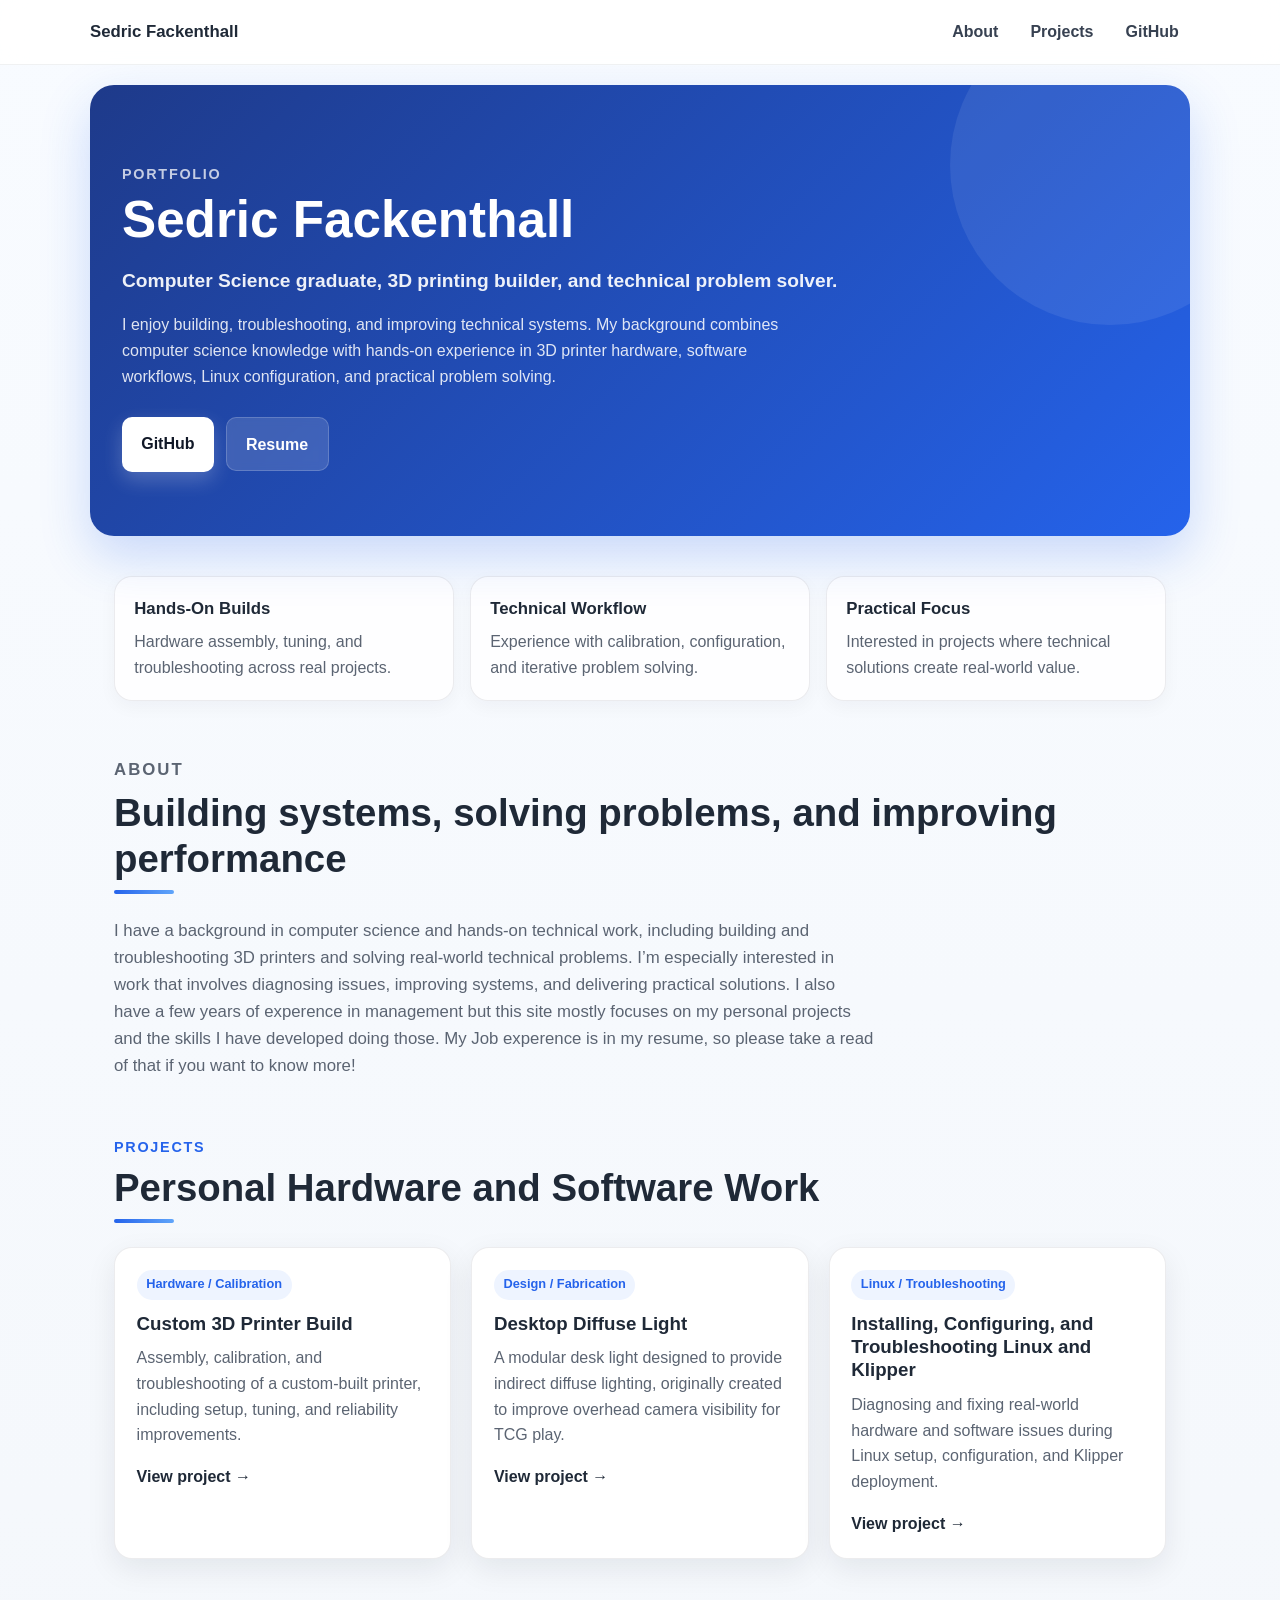
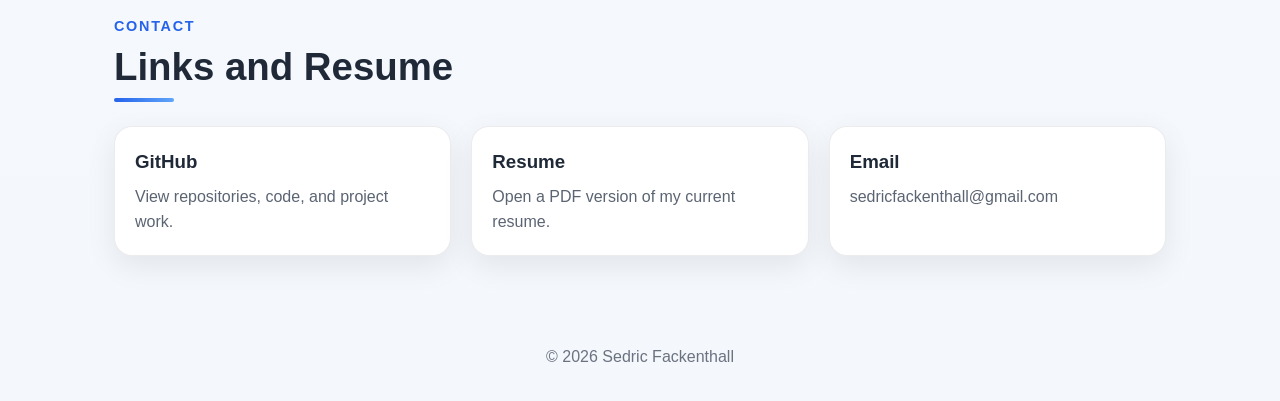
<file: index.html>
<!DOCTYPE html>
<html lang="en">
<head>
  <meta charset="UTF-8" />
  <meta name="viewport" content="width=device-width, initial-scale=1.0" />
  <title>Sedric Fackenthall | Portfolio</title>
  <link rel="stylesheet" href="style.css" />
</head>
<body>
  <nav class="site-nav">
    <div class="nav-inner">
      <a class="brand" href="#">Sedric Fackenthall</a>
      <div class="nav-links">
        <a href="#about">About</a>
        <a href="#projects">Projects</a>
        <a href="https://github.com/SedricF-PE" target="_blank" rel="noopener noreferrer">GitHub</a>
      </div>
    </div>
  </nav>

  <header class="hero">
    <div class="hero-text">
      <p class="eyebrow">Portfolio</p>
      <h1>Sedric Fackenthall</h1>
      <p class="subtitle">
        Computer Science graduate, 3D printing builder, and technical problem solver.
      </p>
      <p class="intro">
        I enjoy building, troubleshooting, and improving technical systems. My background
        combines computer science knowledge with hands-on experience in 3D printer hardware,
        software workflows, Linux configuration, and practical problem solving.
      </p>

      <div class="hero-buttons">
        <a class="button primary" href="https://github.com/SedricF-PE" target="_blank" rel="noopener noreferrer">GitHub</a>
        <a class="button secondary" href="resume.pdf" target="_blank" rel="noopener noreferrer">Resume</a>
      </div>
    </div>
  </header>

  <main>
    <section class="stats">
      <div class="stat-card">
        <h3>Hands-On Builds</h3>
        <p>Hardware assembly, tuning, and troubleshooting across real projects.</p>
      </div>
      <div class="stat-card">
        <h3>Technical Workflow</h3>
        <p>Experience with calibration, configuration, and iterative problem solving.</p>
      </div>
      <div class="stat-card">
        <h3>Practical Focus</h3>
        <p>Interested in projects where technical solutions create real-world value.</p>
      </div>
    </section>

    <section class="about" id="about">
      <div class="section-heading">
        <p class="section-label">About</p>
        <h2>Building systems, solving problems, and improving performance</h2>
      </div>
      <p>
        I have a background in computer science and hands-on technical work, including building
        and troubleshooting 3D printers and solving real-world technical problems. I’m especially
        interested in work that involves diagnosing issues, improving systems, and delivering
        practical solutions. I also have a few years of experence in management but this site 
		mostly focuses on my personal projects and the skills I have developed doing those. 
		My Job experence is in my resume, so please take a read of that if you want to know more!
      </p>
    </section>

    <section id="projects">
      <div class="section-heading">
        <p class="section-label">Projects</p>
        <h2>Personal Hardware and Software Work</h2>
      </div>

      <div class="project-grid">
        <a class="card-link" href="projects/custom-3d-printer.html">
          <article class="card">
            <span class="card-tag">Hardware / Calibration</span>
            <h3>Custom 3D Printer Build</h3>
            <p>
              Assembly, calibration, and troubleshooting of a custom-built printer,
              including setup, tuning, and reliability improvements.
            </p>
            <span class="card-cta">View project →</span>
          </article>
        </a>

        <a class="card-link" href="projects/desk-mtg-light.html">
          <article class="card">
            <span class="card-tag">Design / Fabrication</span>
            <h3>Desktop Diffuse Light</h3>
            <p>
              A modular desk light designed to provide indirect diffuse lighting,
              originally created to improve overhead camera visibility for TCG play.
            </p>
            <span class="card-cta">View project →</span>
          </article>
        </a>

        <a class="card-link" href="projects/klipper-install.html">
          <article class="card">
            <span class="card-tag">Linux / Troubleshooting</span>
            <h3>Installing, Configuring, and Troubleshooting Linux and Klipper</h3>
            <p>
              Diagnosing and fixing real-world hardware and software issues during
              Linux setup, configuration, and Klipper deployment.
            </p>
            <span class="card-cta">View project →</span>
          </article>
        </a>
      </div>
    </section>

    <section class="contact">
      <div class="section-heading">
        <p class="section-label">Contact</p>
        <h2>Links and Resume</h2>
      </div>
      <div class="contact-grid">
        <a class="contact-card" href="https://github.com/SedricF-PE" target="_blank" rel="noopener noreferrer">
          <h3>GitHub</h3>
          <p>View repositories, code, and project work.</p>
        </a>
        <a class="contact-card" href="resume.pdf" target="_blank" rel="noopener noreferrer">
          <h3>Resume</h3>
          <p>Open a PDF version of my current resume.</p>
        </a>
        <a class="contact-card" href="mailto:sedricfackenthall@gmail.com">
          <h3>Email</h3>
          <p>sedricfackenthall@gmail.com</p>
        </a>
      </div>
    </section>
  </main>

  <footer class="site-footer">
    <p>© 2026 Sedric Fackenthall</p>
  </footer>
</body>
</html>
</file>
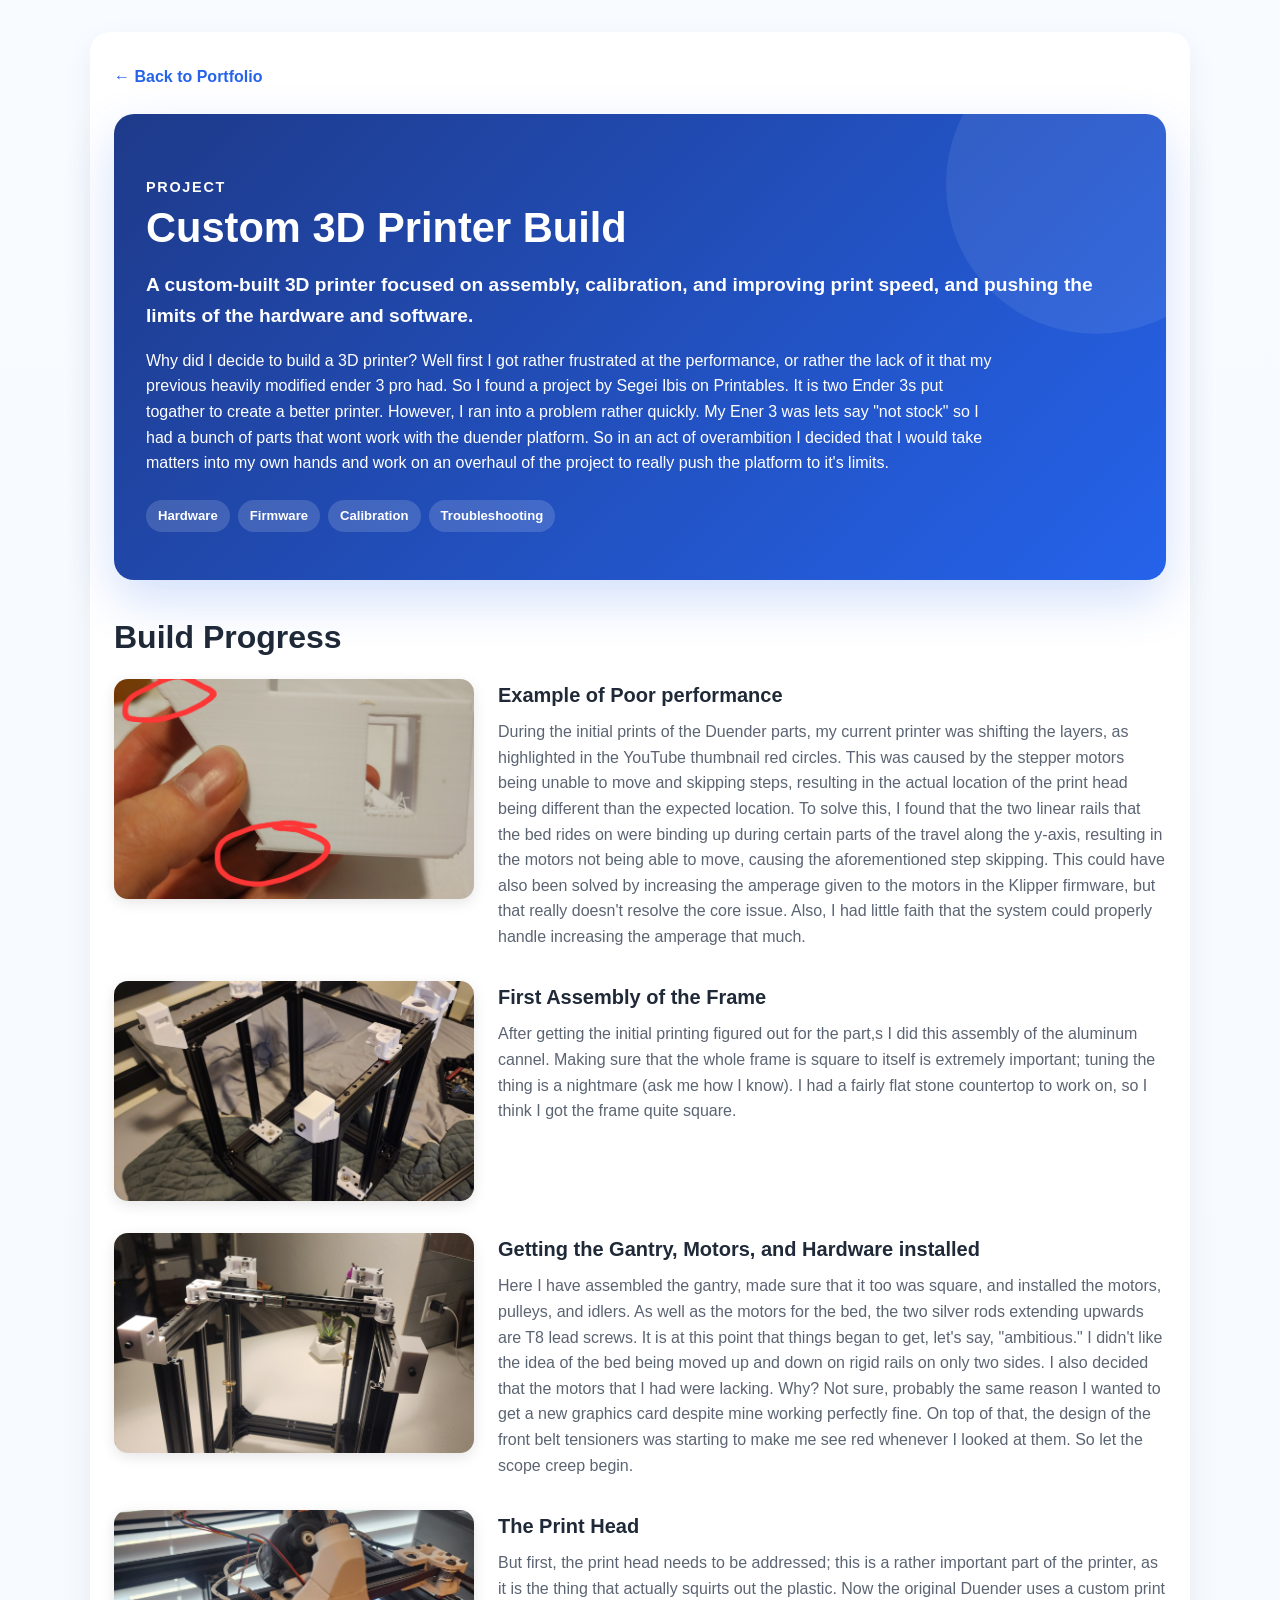
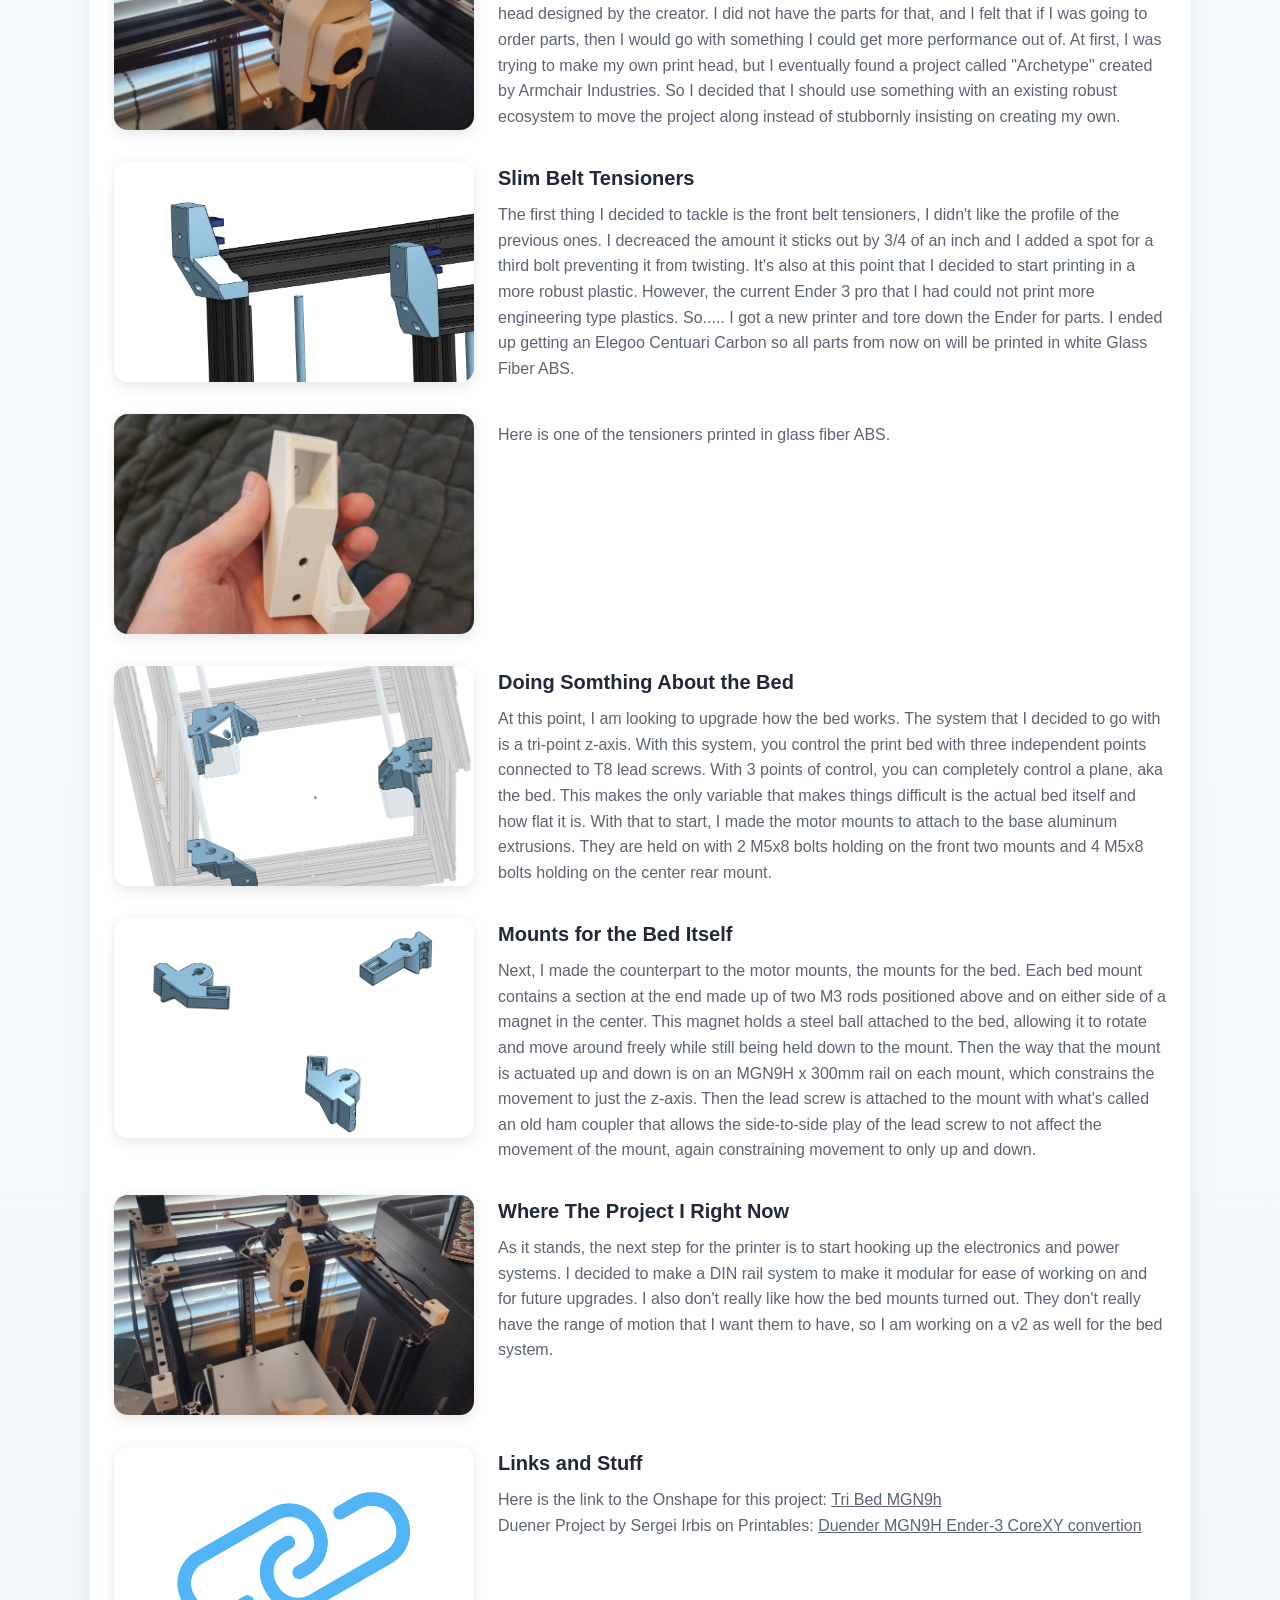
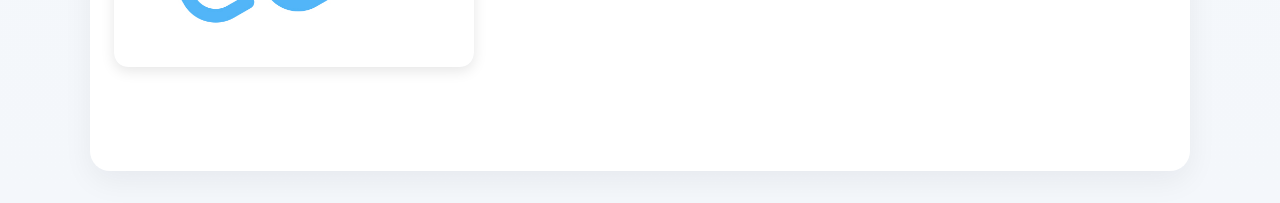
<file: projects/custom-3d-printer.html>
<!DOCTYPE html>
<html lang="en">

<head>
  <meta charset="UTF-8" />
  <meta name="viewport" content="width=device-width, initial-scale=1.0" />
  <title>Custom 3D Printer Build | Sedric Fackenthall</title>
  <link rel="stylesheet" href="../style.css" />
</head>

<body>
  <main class="project-page">
    <a class="back-link" href="../index.html">← Back to Portfolio</a>


	<section class="project-hero">
		<div class="project-hero-content">
		
			<p class="eyebrow">Project</p>
			<h1>Custom 3D Printer Build</h1>

			<p class="project-subtitle">
				A custom-built 3D printer focused on assembly, calibration, and improving
				print speed, and pushing the limits of the hardware and software.
			</p>

			<p class="project-summary">
				Why did I decide to build a 3D printer? Well first I got rather frustrated at the performance, or rather
				the lack of it that my previous heavily modified ender 3 pro had. So I found a project by Segei Ibis on Printables.
				It is two Ender 3s put togather to create a better printer. However, I ran into a problem rather quickly. My Ener 3 was
				lets say "not stock" so I had a bunch of parts that wont work with the duender platform. So in an act of overambition
				I decided that I would take matters into my own hands and work on an overhaul of the project to really push the 
				platform to it's limits.
			</p>
		</div>
		
		<div class="project-meta">
			<span>Hardware</span>
			<span>Firmware</span>
			<span>Calibration</span>
			<span>Troubleshooting</span>
		</div>
	</section>

    <section>
	<h2>Build Progress</h2>

		<div class="timeline">
			
			<div class="timeline-item">
				<img src="../assets/3D-0-Print-problems.jpg" alt="Step 1" />
				<div class="timeline-text">
					<h3>Example of Poor performance</h3>
					<p>
					During the initial prints of the Duender parts, my current printer was shifting the layers, as highlighted 
					in the YouTube thumbnail red circles. This was caused by the stepper motors being unable to move and skipping 
					steps, resulting in the actual location of the print head being different than the expected location. To solve 
					this, I found that the two linear rails that the bed rides on were binding up during certain parts of the travel 
					along the y-axis, resulting in the motors not being able to move, causing the aforementioned step skipping. This 
					could have also been solved by increasing the amperage given to the motors in the Klipper firmware, but that 
					really doesn't resolve the core issue. Also, I had little faith that the system could properly handle increasing 
					the amperage that much.
					</p>
				</div>
			</div>

			<div class="timeline-item">
				<img src="../assets/3D-1-No-gantry.jpg" alt="Step 2" />
				<div class="timeline-text">
					<h3>First Assembly of the Frame</h3>
					<p>
					After getting the initial printing figured out for the part,s I did this assembly of the aluminum cannel. Making 
					sure that the whole frame is square to itself is extremely important; tuning the thing is a nightmare (ask me how I know). 
					I had a fairly flat stone countertop to work on, so I think I got the frame quite square.
					</p>
				</div>
			</div>

			<div class="timeline-item">
				<img src="../assets/3D-2-With-gantry.jpg" alt="Step 3" />
				<div class="timeline-text">
					<h3>Getting the Gantry, Motors, and Hardware installed</h3>
					<p>
					Here I have assembled the gantry, made sure that it too was square, and installed the motors, pulleys, and idlers. 
					As well as the motors for the bed, the two silver rods extending upwards are T8 lead screws. It is at this point 
					that things began to get, let's say, "ambitious." I didn't like the idea of the bed being moved up and down on rigid 
					rails on only two sides. I also decided that the motors that I had were lacking. Why? Not sure, probably the same 
					reason I wanted to get a new graphics card despite mine working perfectly fine. On top of that, the design of the 
					front belt tensioners was starting to make me see red whenever I looked at them. So let the scope creep begin.
					</p>
				</div>
			</div>

			<div class="timeline-item">
				<img src="../assets/3D-3-Print-Head.jpg" alt="Step 4" />
				<div class="timeline-text">
					<h3>The Print Head</h3>
					<p>
					But first, the print head needs to be addressed; this is a rather important part of the printer, as it is the thing 
					that actually squirts out the plastic. Now the original Duender uses a custom print head designed by the creator. I 
					did not have the parts for that, and I felt that if I was going to order parts, then I would go with something I could 
					get more performance out of. At first, I was trying to make my own print head, but I eventually found a project called 
					"Archetype" created by Armchair Industries. So I decided that I should use something with an existing robust ecosystem 
					to move the project along instead of stubbornly insisting on creating my own.
					</p>
				</div>
			</div>

			<div class="timeline-item">
				<img src="../assets/3D-4-Tension.png" alt="Step 5" />
				<div class="timeline-text">
					<h3>Slim Belt Tensioners</h3>
					<p>
					The first thing I decided to tackle is the front belt tensioners, I didn't like the profile of the previous ones. 
					I decreaced the amount it sticks out by 3/4 of an inch and I added a spot for a third bolt preventing it from 
					twisting. It's also at this point that I decided to start printing in a more robust plastic. However, the current 
					Ender 3 pro that I had could not print more engineering type plastics. So..... I got a new printer and tore down the 
					Ender for parts. I ended up getting an Elegoo Centuari Carbon so all parts from now on will be printed in white 
					Glass Fiber ABS.
					</p>
				</div>
			</div>

			<div class="timeline-item">
				<img src="../assets/3D-4-Printed-tensioner.jpg" alt="Step 6" />
				<div class="timeline-text">
					<h3></h3>
					<p>
					Here is one of the tensioners printed in glass fiber ABS.
					</p>
				</div>
			</div>

			<div class="timeline-item">
				<img src="../assets/3D-5-Motor-Mounts.png" alt="Step 7" />
				<div class="timeline-text">
					<h3>Doing Somthing About the Bed</h3>
					<p>
					At this point, I am looking to upgrade how the bed works. The system that I decided to go with is a tri-point 
					z-axis. With this system, you control the print bed with three independent points connected to T8 lead screws. 
					With 3 points of control, you can completely control a plane, aka the bed. This makes the only variable that makes 
					things difficult is the actual bed itself and how flat it is. With that to start, I made the motor mounts to attach 
					to the base aluminum extrusions. They are held on with 2 M5x8 bolts holding on the front two mounts and 4 M5x8 bolts 
					holding on the center rear mount.
					</p>
				</div>
			</div>

			<div class="timeline-item">
				<img src="../assets/3D-6-Bed-Mounts.png" alt="Step 8" />
				<div class="timeline-text">
					<h3>Mounts for the Bed Itself</h3>
					<p>
					Next, I made the counterpart to the motor mounts, the mounts for the bed. Each bed mount contains a section 
					at the end made up of two M3 rods positioned above and on either side of a magnet in the center. This magnet 
					holds a steel ball attached to the bed, allowing it to rotate and move around freely while still being held 
					down to the mount. Then the way that the mount is actuated up and down is on an MGN9H x 300mm rail on each mount, 
					which constrains the movement to just the z-axis. Then the lead screw is attached to the mount with what's called 
					an old ham coupler that allows the side-to-side play of the lead screw to not affect the movement of the mount, 
					again constraining movement to only up and down.
					</p>
				</div>
			</div>

			<div class="timeline-item">
				<img src="../assets/3D-7-Overall-new.jpg" alt="Step 9" />
				<div class="timeline-text">
					<h3>Where The Project I Right Now</h3>
					<p>
					As it stands, the next step for the printer is to start hooking up the electronics and power systems. I decided to make 
					a DIN rail system to make it modular for ease of working on and for future upgrades. I also don't really like how the 
					bed mounts turned out. They don't really have the range of motion that I want them to have, so I am working on a v2 as 
					well for the bed system.
					</p>
				</div>
			</div>
			<div class="timeline-item">
				<img src="../assets/Useful-Link.jpg" alt="Step 9" />
				<div class="timeline-text">
					<h3>Links and Stuff</h3>
					<p>
					Here is the link to the Onshape for this project: <a href="https://cad.onshape.com/documents/b674257974c1309bb910d81d/w/8660b950abad0439bab4c095/e/554b80693509f4c7868cd70f?renderMode=0&uiState=69c4438c08382e0466917188">Tri Bed MGN9h</a><br>
					
					Duener Project by Sergei Irbis on Printables: <a href= "https://www.printables.com/model/1300968-duender-mgn9h-2x-creality-ender-3-corexy-convertio">Duender MGN9H Ender-3 CoreXY convertion</a><br>	
					
					</p>
				</div>
			</div>
		</div>
	</section>
  </main>
</body>
</html>
</file>
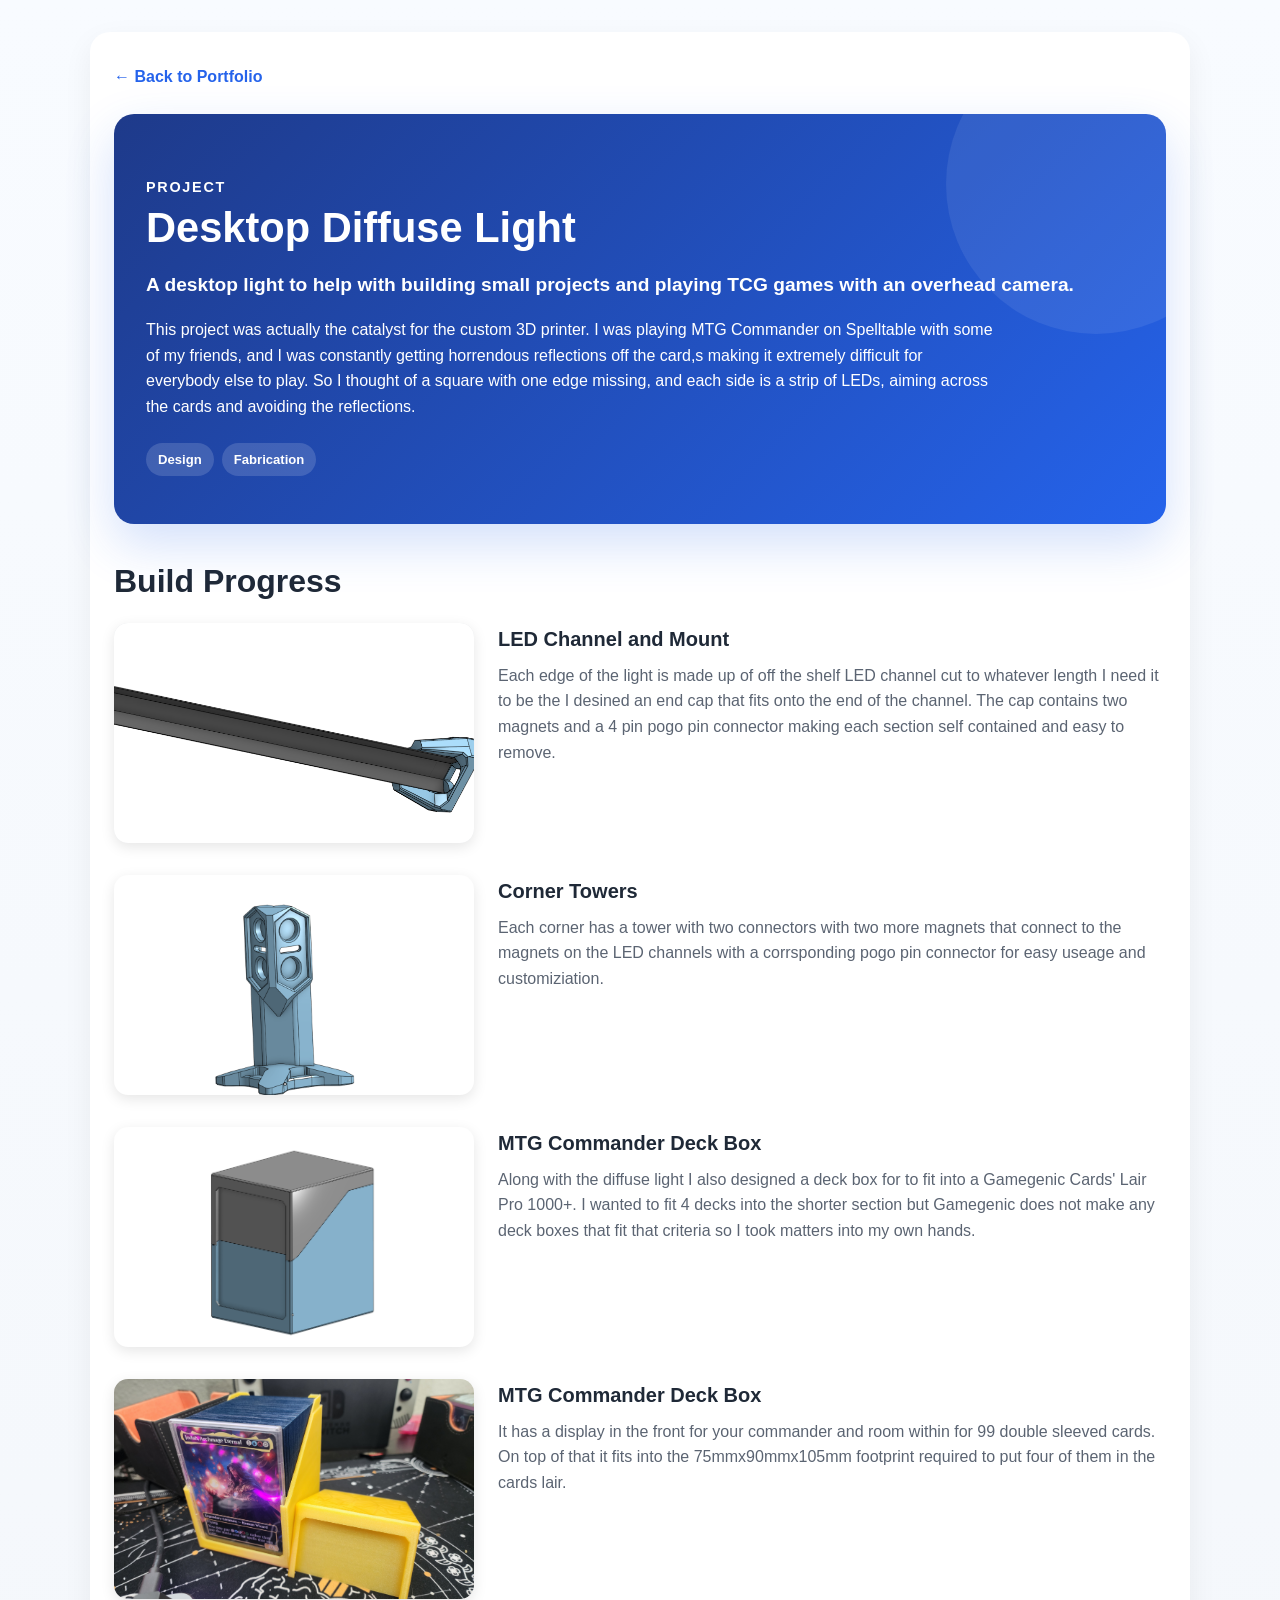
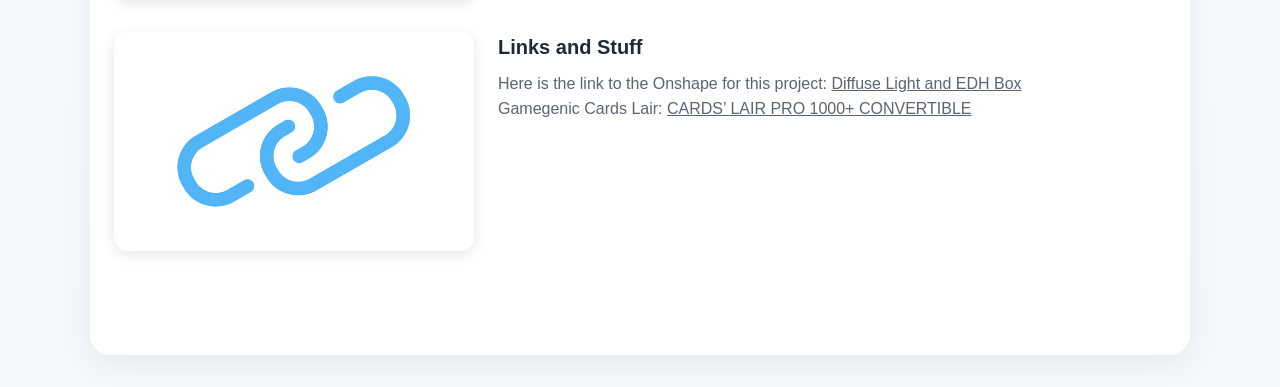
<file: projects/desk-mtg-light.html>
<!DOCTYPE html>
<html lang="en">

<head>
  <meta charset="UTF-8" />
  <meta name="viewport" content="width=device-width, initial-scale=1.0" />
  <title>Custom 3D Printer Build | Sedric Fackenthall</title>
  <link rel="stylesheet" href="../style.css" />
</head>

<body>
  <main class="project-page">
    <a class="back-link" href="../index.html">← Back to Portfolio</a>


	<section class="project-hero">
		<div class="project-hero-content">
		
			<p class="eyebrow">Project</p>
			<h1>Desktop Diffuse Light</h1>

			<p class="project-subtitle">
				A desktop light to help with building small projects and playing TCG games 
				with an overhead camera.
			</p>

			<p class="project-summary">
				This project was actually the catalyst for the custom 3D printer. I was playing 
				MTG Commander on Spelltable with some of my friends, and I was constantly getting 
				horrendous reflections off the card,s making it extremely difficult for everybody 
				else to play. So I thought of a square with one edge missing, and each side is a 
				strip of LEDs, aiming across the cards and avoiding the reflections.
			</p>
		</div>
		
		<div class="project-meta">
			<span>Design</span>
			<span>Fabrication</span>
		</div>
	</section>

    <section>
	<h2>Build Progress</h2>

		<div class="timeline">
			
			<div class="timeline-item">
				<img src="../assets/Mag-Arm.png" alt="Step 1" />
				<div class="timeline-text">
					<h3>LED Channel and Mount</h3>
					<p>
					Each edge of the light is made up of off the shelf LED channel cut to whatever length 
					I need it to be the I desined an end cap that fits onto the end of the channel. The 
					cap contains two magnets and a 4 pin pogo pin connector making each section self contained 
					and easy to remove.
					</p>
				</div>
			</div>
			<div class="timeline-item">
				<img src="../assets/Mag light stand.png" alt="Step 1" />
				<div class="timeline-text">
					<h3>Corner Towers</h3>
					<p>
					Each corner has a tower with two connectors with two more magnets that connect to the magnets 
					on the LED channels with a corrsponding pogo pin connector for easy useage and customiziation.
					</p>
				</div>
			</div>
			<div class="timeline-item">
				<img src="../assets/EDH Box.png" alt="Step 1" />
				<div class="timeline-text">
					<h3>MTG Commander Deck Box</h3>
					<p>
					Along with the diffuse light I also designed a deck box for to fit into a Gamegenic Cards' Lair
					Pro 1000+. I wanted to fit 4 decks into the shorter section but Gamegenic does not make any deck 
					boxes that fit that criteria so I took matters into my own hands.
					</p>
				</div>
			</div>
			<div class="timeline-item">
				<img src="../assets/EDH Box Printed.jpg" alt="Step 1" />
				<div class="timeline-text">
					<h3>MTG Commander Deck Box</h3>
					<p>
					It has a display in the front for your commander and room within for 99 double sleeved cards.
					On top of that it fits into the 75mmx90mmx105mm footprint required to put four of them in the cards lair.
					</p>
				</div>
			</div>
			<div class="timeline-item">
				<img src="../assets/Useful-Link.jpg" alt="Step 9" />
				<div class="timeline-text">
					<h3>Links and Stuff</h3>
					<p>
					Here is the link to the Onshape for this project: <a href="https://cad.onshape.com/documents/eafb14bf74e092ce91450e09/w/15c23ead9f3612c3e72559e7/e/ee82c359e8fa03423df5f728?renderMode=0&uiState=69c45081038fee6efabeed61">Diffuse Light and EDH Box</a><br>
					
					Gamegenic Cards Lair: <a href= "https://www.gamegenic.com/product/cards-lair-pro/?attribute_pa_color=gray-red">CARDS’ LAIR PRO 1000+ CONVERTIBLE</a><br>	
					
					</p>
				</div>
			</div>
		</div>
	</section>
  </main>
</body>
</html>
</file>
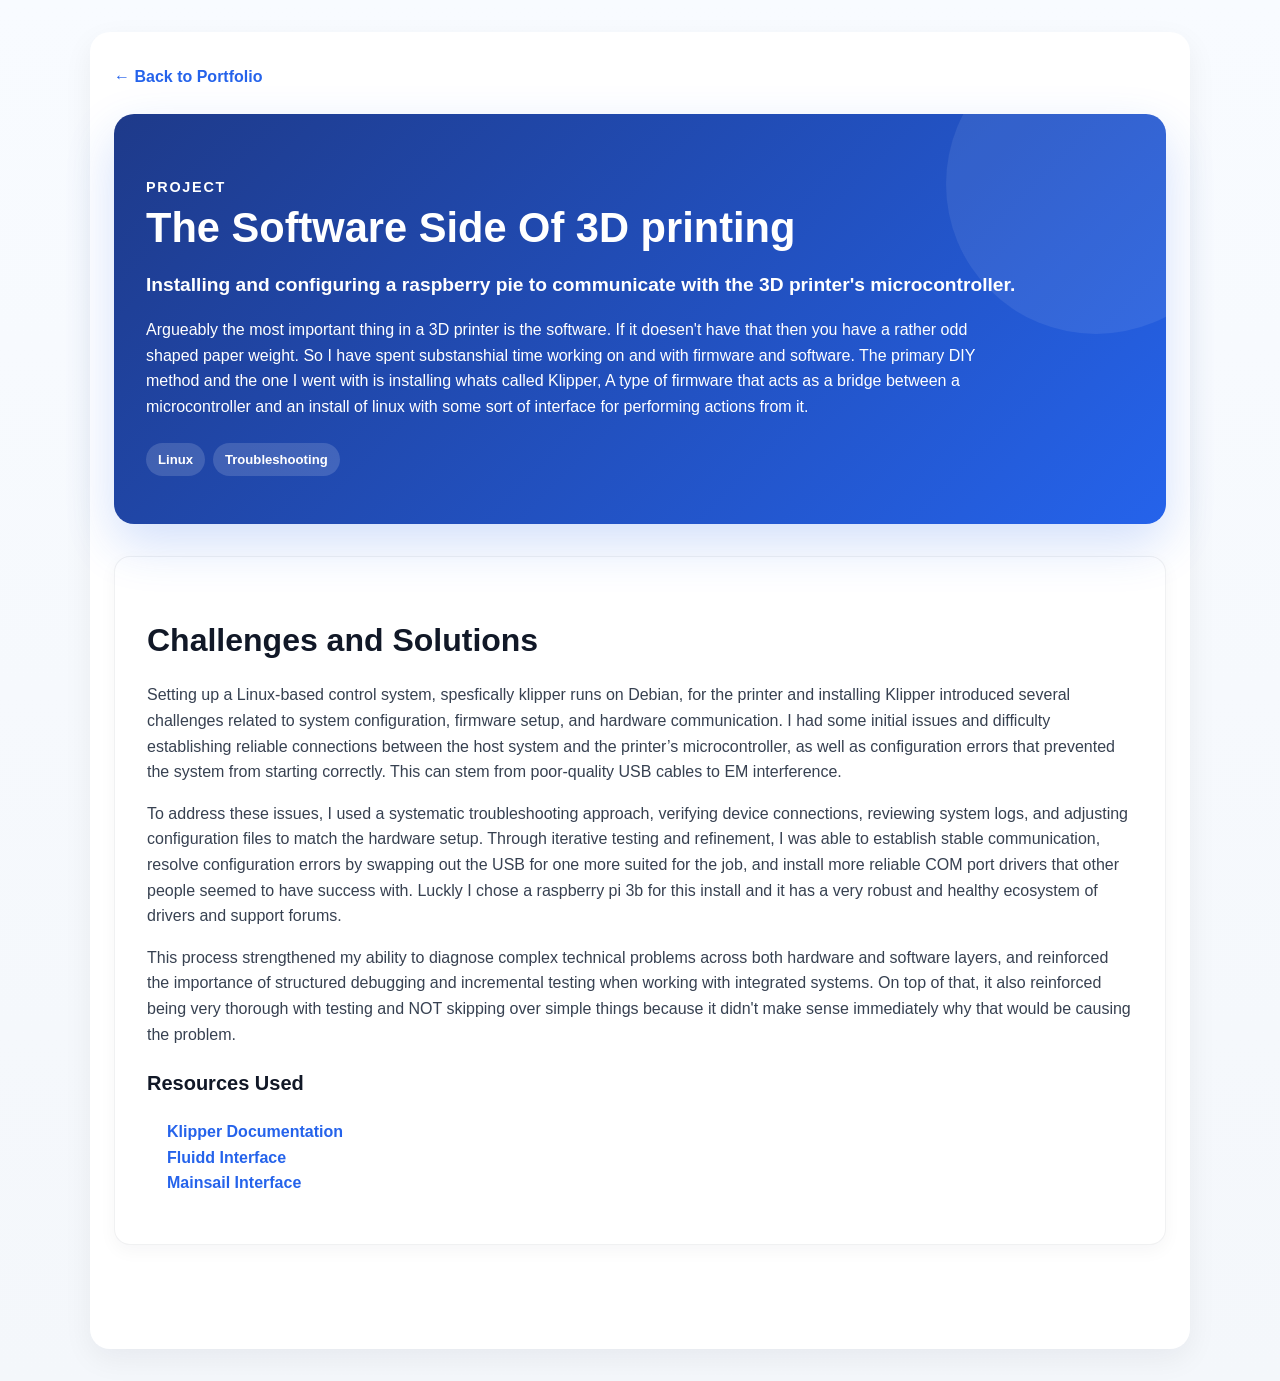
<file: projects/klipper-install.html>
<!DOCTYPE html>
<html lang="en">
<head>
  <meta charset="UTF-8" />
  <meta name="viewport" content="width=device-width, initial-scale=1.0" />
  <title>Desktop Diffuse Light | Sedric Fackenthall</title>
  <link rel="stylesheet" href="../style.css" />
</head>
<body>
  <main class="project-page">
    <a class="back-link" href="../index.html">← Back to Portfolio</a>

    <section class="project-hero">
		<div class="project-hero-content">
		
			<p class="eyebrow">Project</p>
			<h1>The Software Side Of 3D printing</h1>

			<p class="project-subtitle">
				Installing and configuring a raspberry pie to communicate with the 3D printer's microcontroller.
			</p>

			<p class="project-summary">
				Argueably the most important thing in a 3D printer is the software. If it doesen't have that then
				you have a rather odd shaped paper weight. So I have spent substanshial time working on and with 
				firmware and software. The primary DIY method and the one I went with is installing whats called 
				Klipper, A type of firmware that acts as a bridge between a microcontroller and an install of 
				linux with some sort of interface for performing actions from it.
			</p>
		</div>
		
		<div class="project-meta">
			<span>Linux</span>
			<span>Troubleshooting</span>
		</div>
	</section>
<section class="project-content-block">
  <h2>Challenges and Solutions</h2>

  <p>
    Setting up a Linux-based control system, spesfically klipper runs on Debian, for the printer 
	and installing Klipper introduced several challenges related to system configuration, firmware 
	setup, and hardware communication. I had some initial issues and difficulty establishing reliable 
	connections between the host system and the printer’s microcontroller, as well as configuration 
	errors that prevented the system from starting correctly. This can stem from poor-quality USB 
	cables to EM interference.
  </p>

  <p>
    To address these issues, I used a systematic troubleshooting approach, verifying device 
	connections, reviewing system logs, and adjusting configuration files to match the hardware 
	setup. Through iterative testing and refinement, I was able to establish stable communication, 
	resolve configuration errors by swapping out the USB for one more suited for the job, and 
	install more reliable COM port drivers that other people seemed to have success with. Luckly I 
	chose a raspberry pi 3b for this install and it has a very robust and healthy ecosystem of 
	drivers and support forums.
  </p>

  <p>
    This process strengthened my ability to diagnose complex technical problems across both 
	hardware and software layers, and reinforced the importance of structured debugging and 
	incremental testing when working with integrated systems. On top of that, it also reinforced 
	being very thorough with testing and NOT skipping over simple things because it didn't make 
	sense immediately why that would be causing the problem.
  </p>

  <h3>Resources Used</h3>

  <ul class="resource-links">
    <li>
      <a href="https://www.klipper3d.org/" target="_blank">Klipper Documentation</a>
    </li>
    <li>
      <a href="https://docs.fluidd.xyz/" target="_blank">Fluidd Interface</a>
    </li>
    <li>
      <a href="https://docs.mainsail.xyz/" target="_blank">Mainsail Interface</a>
    </li>
  </ul>
</section>
  </main>
</body>
</html>
</file>
<file: style.css>
* {
  box-sizing: border-box;
}

html {
  scroll-behavior: smooth;
}

:root {
  --bg: #f4f7fb;
  --surface: #ffffff;
  --surface-soft: #eef4ff;
  --text: #1f2937;
  --muted: #5b6472;
  --border: rgba(15, 23, 42, 0.08);
  --shadow: 0 10px 30px rgba(15, 23, 42, 0.08);
  --shadow-hover: 0 18px 40px rgba(15, 23, 42, 0.12);
  --blue-1: #1e3a8a;
  --blue-2: #2563eb;
  --blue-3: #60a5fa;
  --white: #ffffff;
}

body {
  margin: 0;
  font-family: Arial, sans-serif;
  line-height: 1.6;
  color: var(--text);
  background: linear-gradient(180deg, #f8fbff 0%, var(--bg) 100%);
}

/* ---------- Global layout ---------- */

main,
.site-footer,
.project-page {
  max-width: 1100px;
  margin: 0 auto;
}

a {
  color: inherit;
}

a:hover {
  text-decoration: underline;
}

/* ---------- Navigation ---------- */

.site-nav {
  position: sticky;
  top: 0;
  z-index: 100;
  padding: 0.75rem 1.5rem;
  background: rgba(255, 255, 255, 0.88);
  backdrop-filter: blur(12px);
  border-bottom: 1px solid rgba(15, 23, 42, 0.06);
}

.nav-inner {
  max-width: 1100px;
  margin: 0 auto;
  display: flex;
  justify-content: space-between;
  align-items: center;
  gap: 1rem;
}

.brand {
  font-weight: 700;
  font-size: 1.05rem;
  text-decoration: none;
  color: var(--text);
}

.nav-links {
  display: flex;
  flex-wrap: wrap;
  gap: 0.6rem;
}

.nav-links a {
  text-decoration: none;
  color: #374151;
  font-weight: 600;
  padding: 0.45rem 0.7rem;
  border-radius: 8px;
  transition: background 0.18s ease, color 0.18s ease;
}

.nav-links a:hover {
  background: #e5e7eb;
  color: #111827;
  text-decoration: none;
}

/* ---------- Homepage hero ---------- */

.hero,
main,
.site-footer {
  padding-left: 1.5rem;
  padding-right: 1.5rem;
}

.hero {
  max-width: 1100px;
  margin: 1.25rem auto 0;
  background: linear-gradient(135deg, var(--blue-1), var(--blue-2));
  color: var(--white);
  border-radius: 24px;
  padding: 4rem 2rem;
  box-shadow: 0 20px 50px rgba(37, 99, 235, 0.22);
  position: relative;
  overflow: hidden;
}

.hero::after {
  content: "";
  position: absolute;
  width: 320px;
  height: 320px;
  right: -80px;
  top: -80px;
  background: rgba(255, 255, 255, 0.08);
  border-radius: 50%;
}

.hero-text {
  position: relative;
  z-index: 1;
  max-width: 760px;
}

.eyebrow,
.section-label {
  text-transform: uppercase;
  letter-spacing: 0.12em;
  font-size: 0.9rem;
  font-weight: 700;
  margin-bottom: 0.4rem;
}

.hero .eyebrow {
  color: rgba(255, 255, 255, 0.74);
}

.section-label {
  color: var(--blue-2);
}

h1 {
  font-size: 3.2rem;
  line-height: 1.05;
  margin: 0 0 1rem;
  font-weight: 700;
}

.subtitle {
  font-size: 1.2rem;
  font-weight: 700;
  margin-bottom: 1rem;
  color: rgba(255, 255, 255, 0.92);
}

.intro {
  max-width: 700px;
  margin-bottom: 1.75rem;
  color: rgba(255, 255, 255, 0.86);
}

.hero-buttons {
  display: flex;
  flex-wrap: wrap;
  gap: 0.75rem;
}

.button {
  display: inline-block;
  padding: 0.85rem 1.2rem;
  border-radius: 10px;
  text-decoration: none;
  font-weight: 700;
  transition: transform 0.18s ease, box-shadow 0.18s ease, opacity 0.18s ease;
}

.button:hover {
  transform: translateY(-2px);
  opacity: 0.98;
  text-decoration: none;
}

.button.primary {
  background: var(--white);
  color: #111827;
  box-shadow: 0 8px 20px rgba(255, 255, 255, 0.22);
}

.button.secondary {
  background: rgba(255, 255, 255, 0.14);
  color: var(--white);
  border: 1px solid rgba(255, 255, 255, 0.18);
  backdrop-filter: blur(4px);
}

/* ---------- Main sections ---------- */

main {
  padding-top: 2rem;
  padding-bottom: 2rem;
}

section {
  margin-bottom: 3.5rem;
}

.section-heading {
  margin-bottom: 1.5rem;
}

.section-heading h2 {
  margin: 0;
  font-size: 2.4rem;
  font-weight: 700;
  line-height: 1.2;
}

.section-heading h2::after {
  content: "";
  display: block;
  width: 60px;
  height: 4px;
  margin-top: 0.5rem;
  border-radius: 2px;
  background: linear-gradient(90deg, var(--blue-2), var(--blue-3));
}

.about p {
  max-width: 760px;
  font-size: 1.05rem;
  color: var(--muted);
}

/* ---------- Stats strip ---------- */

.stats {
  display: grid;
  grid-template-columns: repeat(auto-fit, minmax(220px, 1fr));
  gap: 1rem;
  margin-top: 0.5rem;
}

.stat-card {
  background: rgba(255, 255, 255, 0.82);
  border: 1px solid var(--border);
  border-radius: 18px;
  padding: 1.2rem;
  box-shadow: 0 6px 18px rgba(15, 23, 42, 0.04);
}

.stat-card h3 {
  margin-top: 0;
  margin-bottom: 0.4rem;
  font-size: 1.05rem;
}

.stat-card p {
  margin: 0;
  color: var(--muted);
}

/* ---------- Project cards ---------- */

.project-grid,
.contact-grid {
  display: grid;
  grid-template-columns: repeat(auto-fit, minmax(270px, 1fr));
  gap: 1.25rem;
}

.card-link {
  text-decoration: none;
  color: inherit;
  display: block;
}

.card {
  background: var(--surface);
  border: 1px solid var(--border);
  border-radius: 18px;
  padding: 1.35rem;
  box-shadow: var(--shadow);
  transition: transform 0.18s ease, box-shadow 0.18s ease, border-color 0.18s ease;
  height: 100%;
}

.card-link:hover .card {
  transform: translateY(-6px);
  box-shadow: var(--shadow-hover);
  border-color: rgba(37, 99, 235, 0.2);
}

.card-tag {
  display: inline-block;
  margin-bottom: 0.75rem;
  padding: 0.3rem 0.6rem;
  border-radius: 999px;
  background: var(--surface-soft);
  color: var(--blue-2);
  font-size: 0.8rem;
  font-weight: 700;
}

.card h3 {
  margin-top: 0;
  margin-bottom: 0.65rem;
  line-height: 1.25;
}

.card p {
  margin-top: 0;
  margin-bottom: 1rem;
  color: var(--muted);
}

.card-cta {
  font-weight: 700;
  color: var(--text);
}

/* ---------- Contact cards ---------- */

.contact-card {
  display: block;
  text-decoration: none;
  color: inherit;
  background: var(--surface);
  border: 1px solid var(--border);
  border-radius: 18px;
  padding: 1.25rem;
  box-shadow: var(--shadow);
  transition: transform 0.18s ease, box-shadow 0.18s ease;
}

.contact-card:hover {
  transform: translateY(-4px);
  box-shadow: var(--shadow-hover);
  text-decoration: none;
}

.contact-card h3 {
  margin-top: 0;
  margin-bottom: 0.4rem;
}

.contact-card p {
  margin: 0;
  color: var(--muted);
}

/* ---------- Footer ---------- */

.site-footer {
  padding-top: 0;
  padding-bottom: 2rem;
  color: #6b7280;
}

.site-footer p {
  margin: 0;
  text-align: center;
}

/* ---------- Project page ---------- */

.project-page {
  width: 100%;
  margin: 2rem auto;
  padding: 2rem 1.5rem 3rem;
  background: #ffffff;
  border-radius: 20px;
  box-shadow: 0 10px 30px rgba(15, 23, 42, 0.06);
}

.project-page section {
  width: 100%;
}

.back-link {
  display: inline-block;
  margin-bottom: 1.5rem;
  text-decoration: none;
  font-weight: 700;
  color: var(--blue-2);
}

.back-link:hover {
  text-decoration: underline;
}

/* ---------- Project hero ---------- */

.project-hero {
  background: linear-gradient(135deg, var(--blue-1), var(--blue-2));
  color: #ffffff;
  border-radius: 20px;
  padding: 3rem 2rem;
  margin-bottom: 2rem;
  box-shadow: 0 20px 50px rgba(37, 99, 235, 0.2);
  position: relative;
  overflow: hidden;
}

.project-hero::after {
  content: "";
  position: absolute;
  width: 300px;
  height: 300px;
  right: -80px;
  top: -80px;
  background: rgba(255, 255, 255, 0.08);
  border-radius: 50%;
}

.project-hero-content {
  position: relative;
  z-index: 1;
  max-width: 100%;
}

.project-hero h1 {
  margin: 0 0 1rem;
  font-size: 2.6rem;
  line-height: 1.1;
}

.project-subtitle {
  font-size: 1.2rem;
  font-weight: 600;
  margin-bottom: 1rem;
  color: rgba(255, 255, 255, 0.92);
}

.project-summary {
  color: rgba(255, 255, 255, 0.86);
  margin: 0;
  max-width: 850px;
}

.project-meta {
  position: relative;
  z-index: 1;
  margin-top: 1.5rem;
  display: flex;
  flex-wrap: wrap;
  gap: 0.5rem;
}

.project-meta span {
  background: rgba(255, 255, 255, 0.15);
  padding: 0.35rem 0.75rem;
  border-radius: 999px;
  font-size: 0.82rem;
  font-weight: 700;
  color: #ffffff;
}

/* ---------- Project sections ---------- */

.project-page h2 {
  font-size: 2rem;
  font-weight: 700;
  margin-bottom: 1rem;
}

.project-page h3 {
  font-size: 1.25rem;
  font-weight: 700;
}

.project-page p,
.project-page li {
  color: #ffffff;
}

.project-page ul {
  padding-left: 1.25rem;
}

/* ---------- Timeline / image + text layout ---------- */

.timeline {
  display: flex;
  flex-direction: column;
  gap: 2rem;
  width: 100%;
}

.timeline-item {
  display: grid;
  grid-template-columns: 360px 1fr;
  gap: 1.5rem;
  align-items: start;
}

.timeline-item img {
  width: 100%;
  height: 220px;
  object-fit: cover;
  border-radius: 14px;
  box-shadow: 0 4px 14px rgba(0, 0, 0, 0.1);
  background: #e5e7eb;
}

.timeline-text {
  min-width: 0;
}

.timeline-text h3 {
  margin-top: 0;
  margin-bottom: 0.5rem;
}

.timeline-text p {
  margin: 0;
  color: var(--muted);
}

/* ---------- Generic gallery ---------- */

.gallery-grid {
  display: grid;
  grid-template-columns: repeat(auto-fit, minmax(220px, 1fr));
  gap: 1rem;
}

.gallery-grid img {
  width: 100%;
  height: 220px;
  object-fit: cover;
  border-radius: 12px;
  box-shadow: 0 4px 14px rgba(0, 0, 0, 0.08);
}

/* ---------- Responsive ---------- */

@media (max-width: 900px) {
  h1 {
    font-size: 2.7rem;
  }

  .section-heading h2 {
    font-size: 2rem;
  }

  .project-hero h1 {
    font-size: 2.2rem;
  }

  .timeline-item {
    grid-template-columns: 320px 1fr;
  }
}

@media (max-width: 800px) {
  .nav-inner {
    flex-direction: column;
    align-items: flex-start;
  }

  .nav-links {
    gap: 0.5rem;
  }
}

@media (max-width: 700px) {
  .site-nav,
  .hero,
  main,
  .site-footer,
  .project-page {
    padding-left: 1rem;
    padding-right: 1rem;
  }

  .hero {
    padding-top: 3rem;
    padding-bottom: 3rem;
  }

  .project-hero {
    padding: 2.25rem 1.25rem;
  }

  h1 {
    font-size: 2.2rem;
  }

  .subtitle,
  .project-subtitle {
    font-size: 1.05rem;
  }

  .section-heading h2,
  .project-page h2 {
    font-size: 1.7rem;
  }

  .timeline-item {
    grid-template-columns: 1fr;
  }

  .timeline-item img {
    height: 240px;
  }

  .intro,
  .about p,
  .card p,
  .contact-card p,
  .timeline-text p,
  .project-summary {
    font-size: 0.98rem;
  }
}
.project-content-block {
  background: #ffffff;
  color: #1f2937;
  padding: 2rem;
  border-radius: 16px;
  border: 1px solid rgba(15, 23, 42, 0.06);
  box-shadow: 0 6px 18px rgba(15, 23, 42, 0.04);
}

/* Force readable text */
.project-content-block p {
  color: #374151;
}

.project-content-block h2,
.project-content-block h3 {
  color: #111827;
}

/* Links */
.project-content-block a {
  color: #2563eb;
  font-weight: 600;
  text-decoration: none;
}

.project-content-block a:hover {
  text-decoration: underline;
}
</file>
